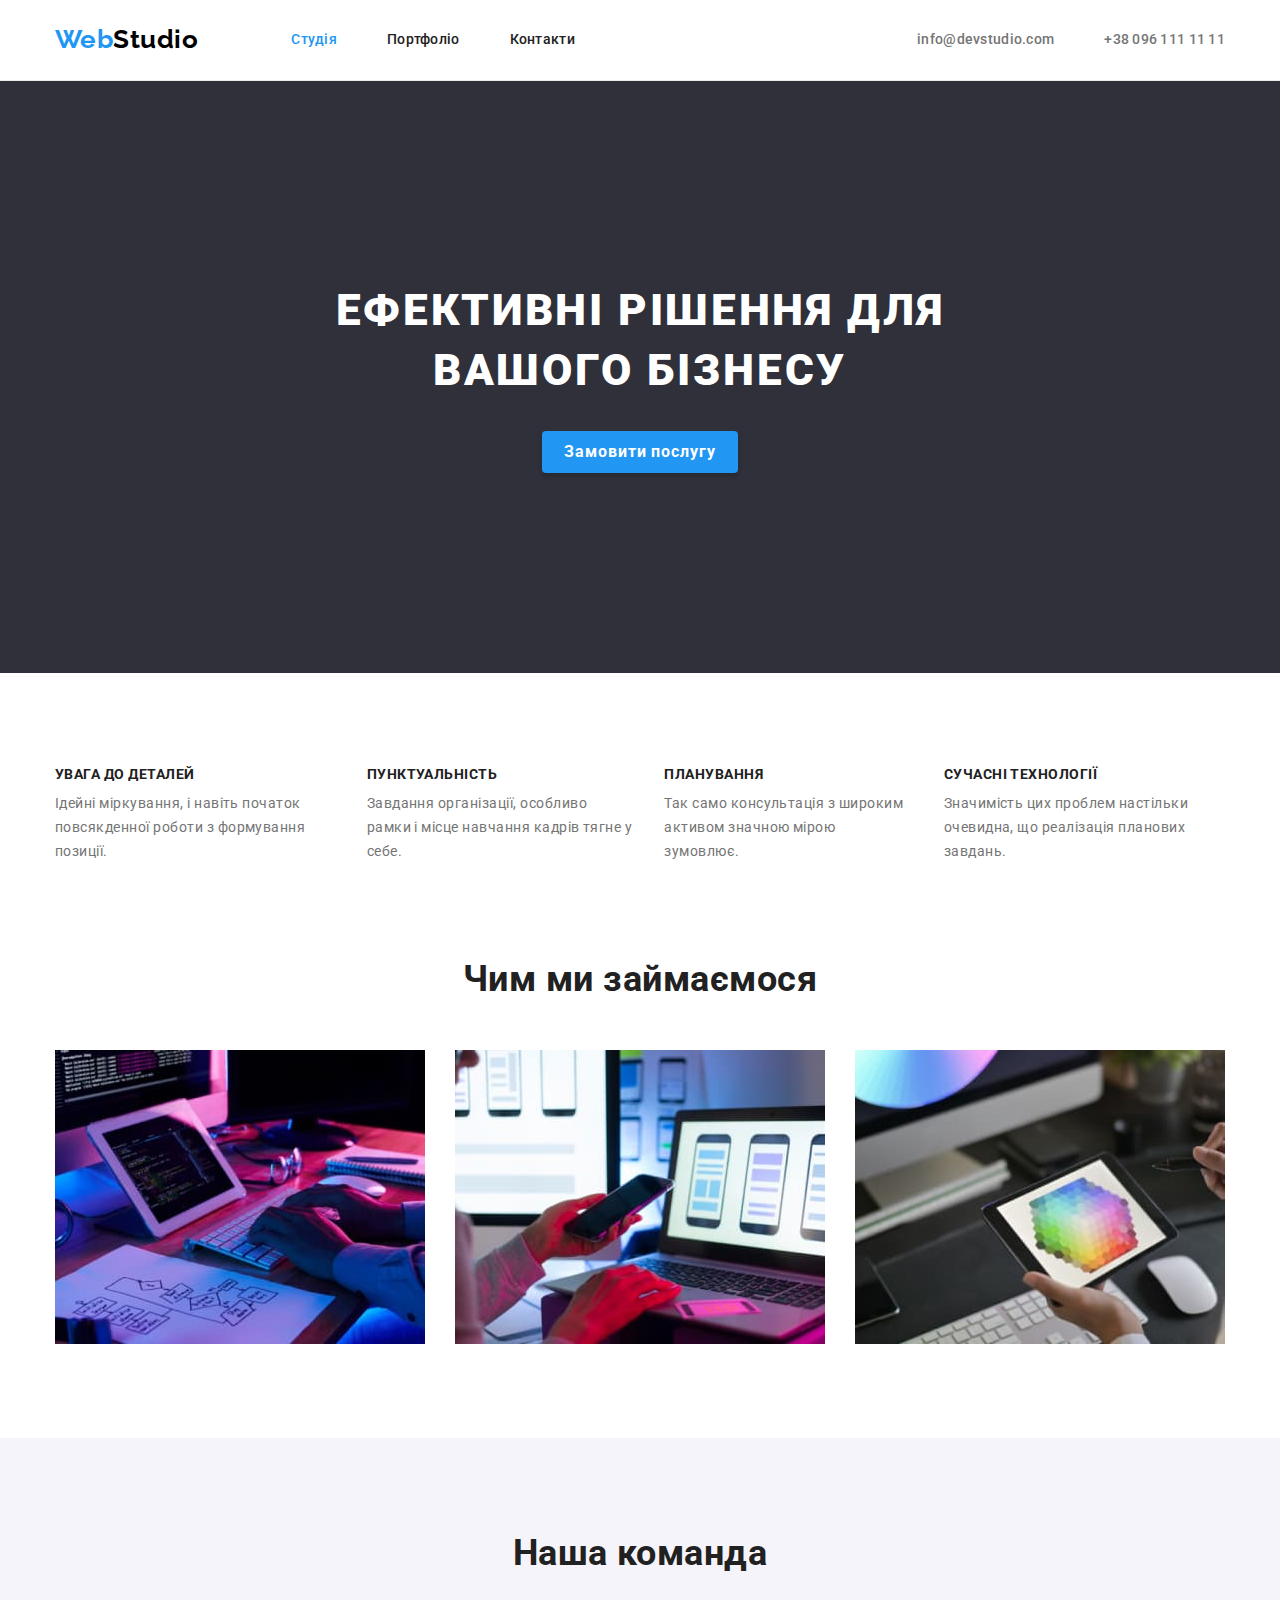
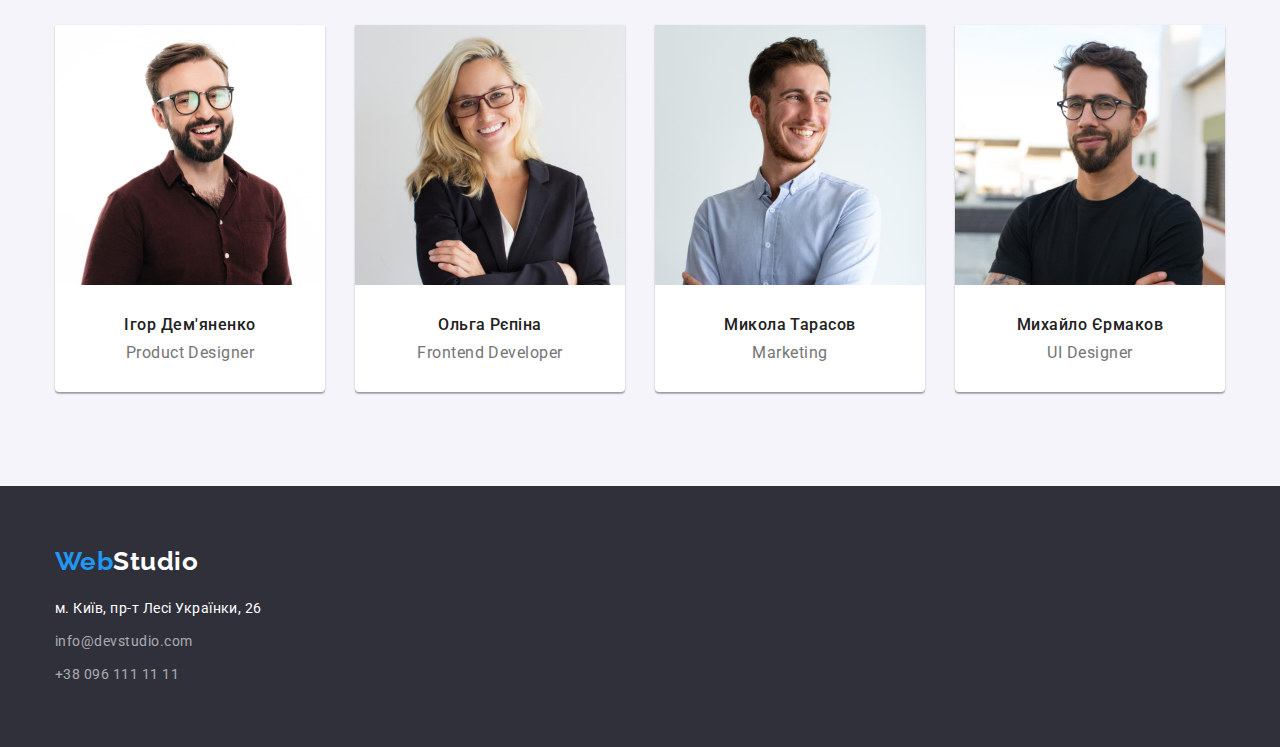
<file: index.html>
<!DOCTYPE html>
<html lang="uk">

<head>
  <meta charset="UTF-8" />
  <meta http-equiv="X-UA-Compatible" content="IE=edge" />
  <meta name="viewport" content="width=device-width, initial-scale=1.0" />
  <title>hw2-main</title>
  <link rel="preconnect" href="https://fonts.googleapis.com">
  <link rel="preconnect" href="https://fonts.gstatic.com" crossorigin>
  <link href="https://fonts.googleapis.com/css2?family=Raleway:wght@700&family=Roboto:wght@400;500;700;900&display=swap"
    rel="stylesheet">
  <link rel="stylesheet" href="https://cdnjs.cloudflare.com/ajax/libs/modern-normalize/1.1.0/modern-normalize.min.css">
  <link rel="stylesheet" href="./styles/styles.css" />
</head>

<body>
  <header class="header-line">
    <div class="container nav-main">
      <nav class="nav-left">
        <a href="./index.html" class="link logo"><span class="logo-web" lang="en">Web</span><span class="logo-studio"
            lang="en">Studio</span></a>
        <ul class="nav list">
          <li><a href="./index.html" class="site-nav link current">Студія</a></li>
          <li><a href="./portfolio.html" class="site-nav link">Портфоліо</a></li>
          <li><a href="" class="site-nav link">Контакти</a></li>
        </ul>
      </nav>
      <ul class="nav list">
        <li>
          <a href="mailto:info@devstudio.com" class="top-contacts link">info@devstudio.com</a>
        </li>
        <li>
          <a href="tel:+380961111111" class="top-contacts link">+38 096 111 11 11</a>
        </li>
      </ul>
    </div>
  </header>
  <main>
    <!------ герой--------- -->
    <section class="order">
      <h1 class="order-title">Ефективні рішення для <br /> вашого бізнесу</h1>
      <button type="button" class="button active order-button">Замовити послугу</button>
    </section>
    <!-- наші переваги -->
    <section class="section">
      <div class="container">
        <h2 class="section-title visually-hidden">Наші переваги</h2>
        <ul class="feature list">
          <li class="">
            <h3 class="feature-title">УВАГА ДО ДЕТАЛЕЙ</h3>
            <p>Ідейні міркування, і навіть початок повсякденної роботи з формування позиції.</p>
          </li>
          <li class="">
            <h3 class="feature-title">ПУНКТУАЛЬНІСТЬ</h3>
            <p>Завдання організації, особливо рамки і місце навчання кадрів тягне у себе.</p>
          </li>
          <li class="">
            <h3 class="feature-title">ПЛАНУВАННЯ</h3>
            <p>Так само консультація з широким активом значною мірою зумовлює.</p>
          </li>
          <li class="">
            <h3 class="feature-title">СУЧАСНІ ТЕХНОЛОГІЇ</h3>
            <p>Значимість цих проблем настільки очевидна, що реалізація планових завдань.</p>
          </li>
        </ul>
      </div>
    </section>
    <!-- чим ми займаємося -->
    <section class="section null">
      <div class="container">
        <h2 class="section-title">Чим ми займаємося</h2>
        <ul class="list products">
          <li><img class="make-block" src="./images/box1.jpg" alt="keyboard" width="370" /></li>
          <li><img class="make-block" src="./images/box2.jpg" alt="laptop" width="370" /></li>
          <li><img class="make-block" src="./images/box3.jpg" alt="rainbow" width="370" /></li>
        </ul>
      </div>
    </section>
    <!-- наша команда -->
    <section class="section team-section">
      <div class="container">
        <h2 class="section-title">Наша команда</h2>
        <ul class="list team-list">
          <li class="team">
            <img class="make-block" src="./images/teamcard1.jpg" alt="Ihor" width="270" />
            <div class="team-member">
              <h3 class="team-name">Ігор Дем'яненко</h3>
              <p class="team-profession">Product Designer</p>
            </div>
          </li>
          <li class="team">
            <img class="make-block" src="./images/teamcard2.jpg" alt="Olha" width="270" />
            <div class="team-member">
              <h3 class="team-name">Ольга Рєпіна</h3>
              <p class="team-profession">Frontend Developer</p>
            </div>
          </li>
          <li class="team">
            <img class="make-block" src="./images/teamcard3.jpg" alt="Nikolas" width="270" />
            <div class="team-member">
              <h3 class="team-name">Микола Тарасов</h3>
              <p class="team-profession">Marketing</p>
            </div>
          </li>
          <li class="team">
            <img class="make-block" src="./images/teamcard4.jpg" alt="Michael" width="270" />
            <div class="team-member">
              <h3 class="team-name">Михайло Єрмаков</h3>
              <p class="team-profession">UI Designer</p>
            </div>
          </li>
        </ul>
      </div>
    </section>
  </main>

  <footer class="footer">
    <div class="container footer-main">
      <a href="./index.html" class="link make-block"><span class="logo-web">Web</span><span
          class="logo-studio">Studio</span></a>
      <address class="contacts">
        <ul class="list contacts-list">
          <li><a href="" class="link footer-contacts">м. Київ, пр-т Лесі Українки, 26</a></li>
          <li>
            <a href="mailto:info@devstudio.com" class="link footer-contacts footer-transparent">info@devstudio.com</a>
          </li>
          <li>
            <a href="tel:+380961111111" class="link footer-contacts footer-transparent">+38 096 111 11 11</a>
          </li>
        </ul>
      </address>
    </div>
  </footer>
</body>

</html>
</file>
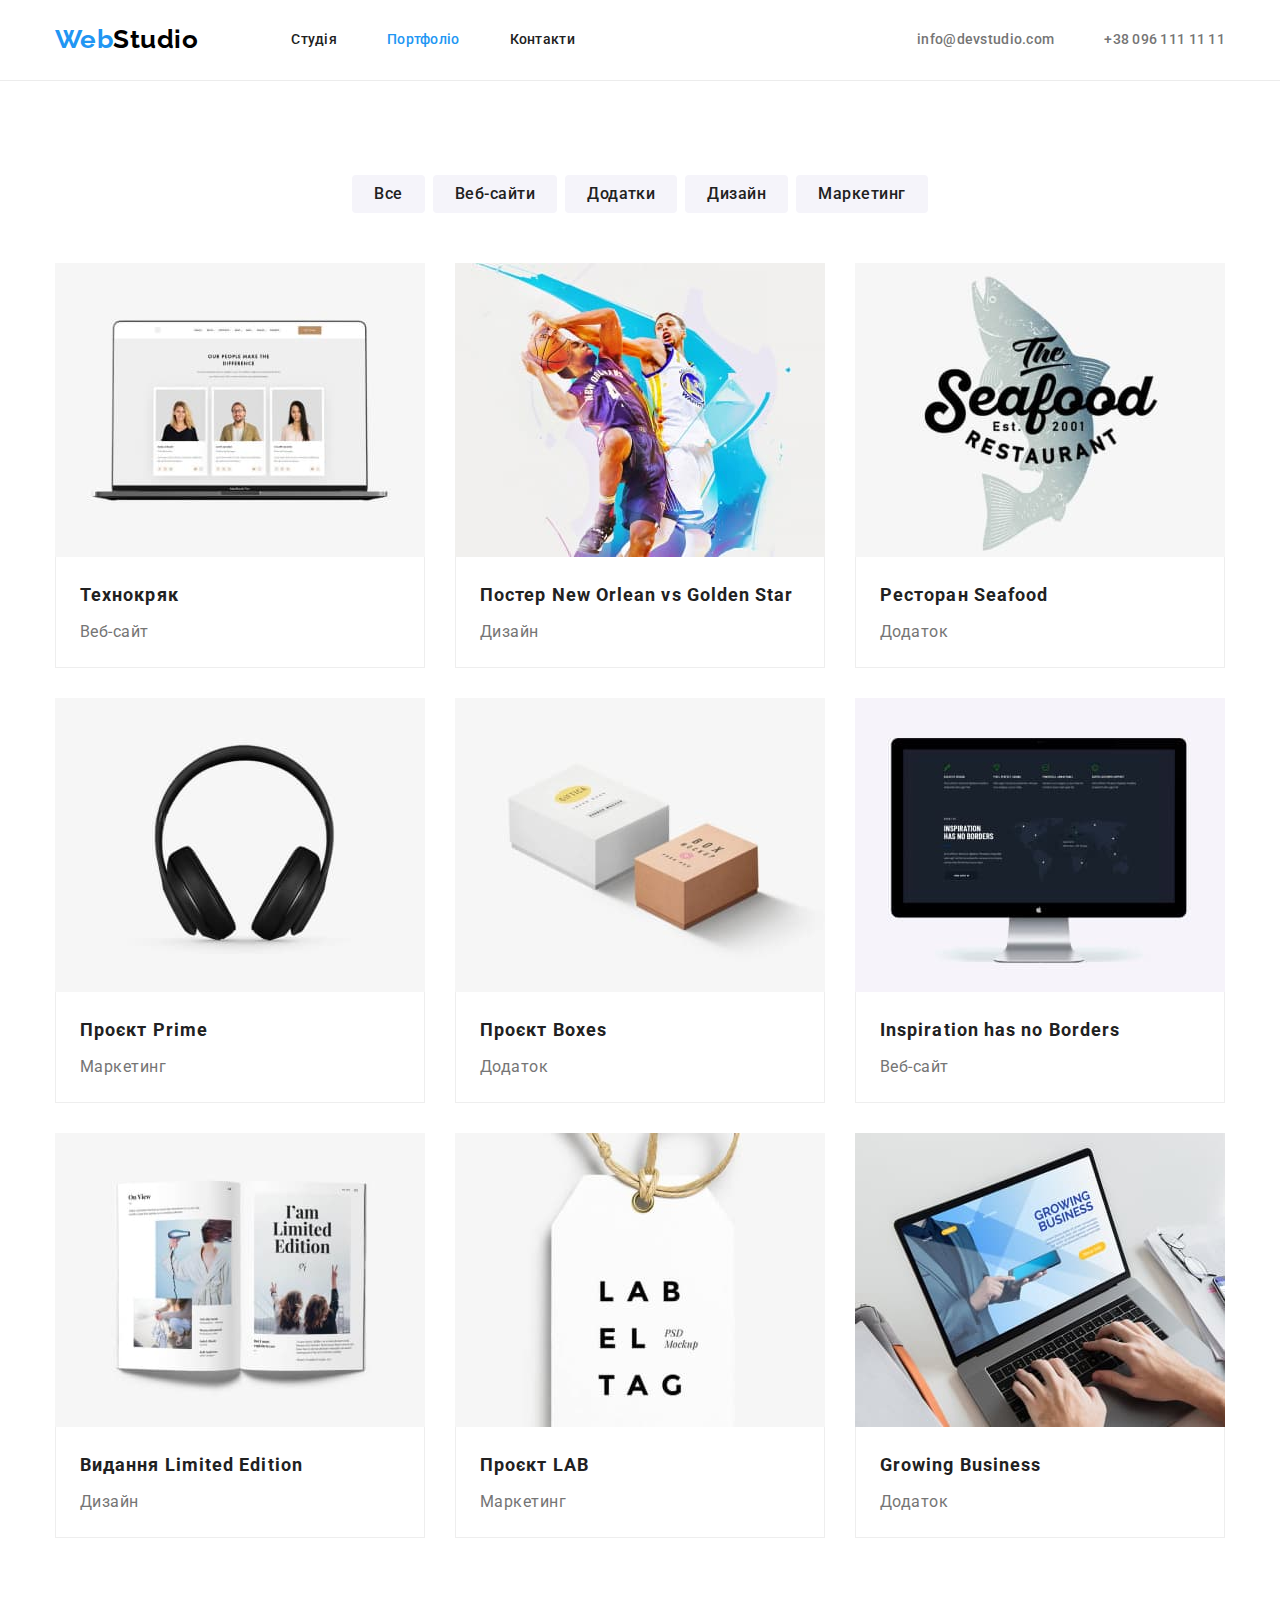
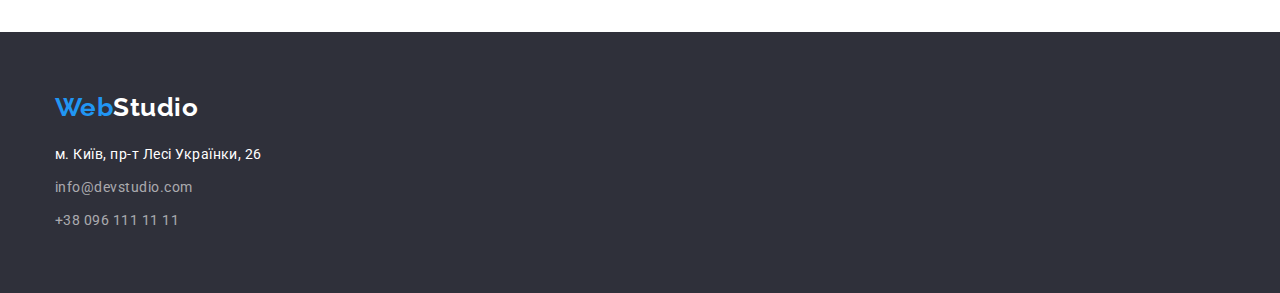
<file: portfolio.html>
<!DOCTYPE html>
<html lang="uk">

<head>
  <meta charset="UTF-8" />
  <meta http-equiv="X-UA-Compatible" content="IE=edge" />
  <meta name="viewport" content="width=device-width, initial-scale=1.0" />
  <title>hw2-portf</title>
  <link rel="preconnect" href="https://fonts.googleapis.com">
  <link rel="preconnect" href="https://fonts.gstatic.com" crossorigin>
  <link href="https://fonts.googleapis.com/css2?family=Raleway:wght@700&family=Roboto:wght@400;500;700;900&display=swap"
    rel="stylesheet">
  <link rel="stylesheet" href="https://cdnjs.cloudflare.com/ajax/libs/modern-normalize/1.1.0/modern-normalize.min.css">
  <link rel="stylesheet" href="./styles/styles.css" />
</head>

<body>
  <header class="header-line">
    <div class="container nav-main">
      <nav class="nav-left">
        <a href="./index.html" class="link logo"><span class="logo-web" lang="en">Web</span><span class="logo-studio"
            lang="en">Studio</span></a>
        <ul class="nav list">
          <li><a href="./index.html" class="site-nav link">Студія</a></li>
          <li><a href="./portfolio.html" class="site-nav link current">Портфоліо</a></li>
          <li><a href="" class="site-nav link">Контакти</a></li>
        </ul>
      </nav>
      <ul class="nav list">
        <li>
          <a href="mailto:info@devstudio.com" class="top-contacts link">info@devstudio.com</a>
        </li>
        <li>
          <a href="tel:+380961111111" class="top-contacts link">+38 096 111 11 11</a>
        </li>
      </ul>
    </div>
  </header>

  <main>
    <section class="examples section">
      <div class="container">
        <h1 class="visually-hidden">Потрфоліо</h1>
        <!-- кнопки-фільтри ------------->
        <ul class="list examples-button">
          <li><button type="button" class="button filter-button-text">Все</button></li>
          <li><button type="button" class="button filter-button-text">Веб-сайти</button></li>
          <li><button type="button" class="button filter-button-text">Додатки</button></li>
          <li><button type="button" class="button filter-button-text">Дизайн</button></li>
          <li><button type="button" class="button filter-button-text">Маркетинг</button></li>
        </ul>
        <!-- приклади -------------->
        <ul class="list portfolio">
          <li class="example-project">
            <a href="" class="link">
              <img class="make-block" src="./images/portfolio/port1.jpg" alt="монітор">
              <div class="example-name">
                <h2 class="portfolio-title">Технокряк</h2>
                <p>Веб-сайт</p>
              </div>
            </a>
          </li>
          <li class="example-project">
            <a href="" class="link">
              <img class="make-block" src="./images/portfolio/port2.jpg" width="370" alt="баскетболісти">
              <div class="example-name">
                <h2 class="portfolio-title">Постер<span lang="en"> New Orlean vs Golden Star</span></h2>
                <p>Дизайн</p>
              </div>
            </a>
          </li>
          <li class="example-project">
            <a href="" class="link">
              <img class="make-block" src="./images/portfolio/port3.jpg" width="370" alt="риба">
              <div class="example-name">
                <h2 class="portfolio-title">Ресторан<span lang="en"> Seafood</span></h2>
                <p>Додаток</p>
              </div>
            </a>
          </li>
          <li class="example-project">
            <a href="" class="link">
              <img class="make-block" src="./images/portfolio/port4.jpg" width="370" alt="навушники">
              <div class="example-name">
                <h2 class="portfolio-title">Проєкт<span lang="en"> Prime</span></h2>
                <p>Маркетинг</p>
              </div>
            </a>
          </li class="example-project">
          <li class="example-project">
            <a href="" class="link">
              <img class="make-block" src="./images/portfolio/port5.jpg" width="370" alt="коробки">
              <div class="example-name">
                <h2 class="portfolio-title">Проєкт<span lang="en"> Boxes</span></h2>
                <p>Додаток</p>
              </div>
            </a>
          </li>
          <li class="example-project">
            <a href="" class="link">
              <img class="make-block" src="./images/portfolio/port6.jpg" width="370" alt="монітор">
              <div class="example-name">
                <h2 class="portfolio-title" lang="en">Inspiration has no Borders</h2>
                <p>Веб-сайт</p>
              </div>
            </a>
          </li>
          <li class="example-project">
            <a href="" class="link">
              <img class="make-block" src="./images/portfolio/port7.jpg" width="370" alt="книга">
              <div class="example-name">
                <h2 class="portfolio-title">Видання<span> Limited Edition</span></h2>
                <p>Дизайн</p>
              </div>
            </a>
          </li>
          <li class="example-project">
            <a href="" class="link">
              <img class="make-block" src="./images/portfolio/port8.jpg" width="370" alt="бірка">
              <div class="example-name">
                <h2 class="portfolio-title">Проєкт<span> LAB</span></h2>
                <p>Маркетинг</p>
              </div>
            </a>
          </li>
          <li class="example-project">
            <a href="" class="link">
              <img class="make-block" src="./images/portfolio/port9.jpg" width="370" alt="лаптоп">
              <div class="example-name">
                <h2 class="portfolio-title" lang="en">Growing Business</h2>
                <p>Додаток</p>
              </div>
            </a>
          </li>
        </ul>
      </div>
    </section>
  </main>

  <footer class="footer">
    <div class="container footer-main">
      <a href="./index.html" class="link make-block"><span class="logo-web">Web</span><span
          class="logo-studio">Studio</span></a>
      <address class="contacts">
        <ul class="list contacts-list">
          <li><a href="" class="link footer-contacts">м. Київ, пр-т Лесі Українки, 26</a></li>
          <li>
            <a href="mailto:info@devstudio.com" class="link footer-contacts footer-transparent">info@devstudio.com</a>
          </li>
          <li>
            <a href="tel:+380961111111" class="link footer-contacts footer-transparent">+38 096 111 11 11</a>
          </li>
        </ul>
      </address>
    </div>
  </footer>
</body>

</html>
</file>
<file: styles/styles.css>
:root {
  --main-color-decor: #2196f3;
  --title-color: #212121;
  --text-color: #757575;
  --basic-white: #ffffff;
  --bckrg-grey: #2f303a;
}
/* ------загальні правила----------- */
body {
  background-color: var(--basic-white);
  color: var(--text-color);
  font-family: Roboto, sans-serif;
  letter-spacing: 0.03em;
}
.list {
  list-style: none;
  padding: 0;
  margin: 0;
}
.link {
  text-decoration: none;
}
.container {
  margin-left: auto;
  margin-right: auto;
  width: 1200px;
  padding-left: 15px;
  padding-right: 15px;
}
h1,
h2,
h3,
h4,
h5,
h6,
p {
  margin-bottom: 0;
  margin-top: 0;
}
.visually-hidden {
  position: absolute;
  width: 1px;
  height: 1px;
  margin: -1px;
  border: 0;
  padding: 0;
  white-space: nowrap;
  clip-path: inset(100%);
  clip: rect(0 0 0 0);
  overflow: hidden;
}
.section {
  padding-top: 94px;
  padding-bottom: 94px;
}
.make-block {
  display: block;
  max-width: 100%;
  height: auto;
}
/* .col {
  outline: 2px solid teal;
  background: tomato;
}
.brd {
  outline: 1px solid violet;
} */
/* -----------------footer--------------- */
/* лінія */
.header-line {
  border-bottom: 1px solid #ececec;
}
/*логотип*/
.logo {
  display: block;
  padding: 24px 0;
}
.logo-web {
  color: var(--main-color-decor);
  font-family: Raleway, sans-serif;
  font-weight: 700;
  font-size: 26px;
  line-height: 1.19;
}
.logo-studio {
  color: black;
  font-family: Raleway, sans-serif;
  font-weight: 700;
  font-size: 26px;
  line-height: 1.19;
}
/*навігація по сайту*/
.site-nav,
.top-contacts {
  display: block;
  padding: 32px 0;
  color: var(--title-color);
  letter-spacing: 0.02em;
  font-weight: 500;
  font-size: 14px;
  line-height: 1.14;
}
.site-nav.current {
  color: var(--main-color-decor);
}
.site-nav:hover,
.site-nav:focus {
  color: var(--main-color-decor);
}
.nav {
  display: flex;
  gap: 50px;
}
.nav-left {
  display: flex;
  gap: 93px;
}
.nav-main {
  display: flex;
  justify-content: space-between;
}
/*контакти в шапці*/
.top-contacts {
  color: var(--text-color);
}
.top-contacts:focus,
.top-contacts:hover {
  color: var(--main-color-decor);
}
/* --------------------------main-------------------- */
/* order  */
.order {
  background-color: var(--bckrg-grey);
  text-align: center;
  padding-top: 200px;
  padding-bottom: 200px;
}
.order-title {
  color: var(--basic-white);
  text-transform: uppercase;
  font-weight: 900;
  font-size: 44px;
  line-height: 1.36;
  letter-spacing: 0.06em;
  /* max-width: 696px; */
  margin-bottom: 30px;
}
/* -------------------text------------------ */
/*заголовки секцій*/
.section-title {
  color: var(--title-color);
  font-weight: 700;
  font-size: 36px;
  line-height: 1.17;
  text-align: center;
  margin-bottom: 50px;
}
/*міні-заголовки*/
.feature h3 {
  color: var(--title-color);
  text-transform: uppercase;
  font-weight: 700;
  font-size: 14px;
  line-height: 1.14;
}
.feature p {
  font-size: 14px;
  line-height: 1.71;
}
.feature-title {
  margin-bottom: 10px;
}
.team-member {
  padding: 30px 0;
}
.team-name {
  color: var(--title-color);
  font-weight: 500;
  font-size: 16px;
  line-height: 1.19;
  margin-bottom: 10px;
}
/*.team-profession {
  font-size: 16px;
  line-height: 1.19;
} */

.examples h2 {
  color: var(--title-color);
  font-weight: 700;
  font-size: 18px;
  line-height: 2;
  letter-spacing: 0.06em;
}
/*  */
/* exanples - звичайний текст p */
.examples p {
  color: var(--text-color);
  font-size: 16px;
  line-height: 1.88;
}
/* ---------студія оформлення -------------- */
.section.null {
  padding-top: 0;
}
.feature,
.products {
  display: flex;
  gap: 30px;
}
.team-section {
  background-color: #f5f4fa;
}
.team {
    box-shadow: 0px 1px 3px rgba(0, 0, 0, 0.12), 0px 1px 1px rgba(0, 0, 0, 0.14),
    0px 2px 1px rgba(0, 0, 0, 0.2);
  border-radius: 0px 0px 4px 4px;
  min-width: 270px;
  background-color: var(--basic-white);
  text-align: center;
}
.team-list {
  display: flex;
  gap: 30px;
}
/*-----------портфоліо оформлення---------------*/
.examples-button {
  display: flex;
  gap: 8px;
  justify-content: center;
  margin-bottom: 50px;
}
.example-name {
  padding: 20px 24px;
  border-left: 1px solid #eeeeee;
  border-bottom: 1px solid #eeeeee;
  border-right: 1px solid #eeeeee;
}
.example-project {
  /* border: 1px solid #eeeeee; */
  width: 370px;
}
.portfolio {
  display: flex;
  flex-wrap: wrap;
  padding: 0;
  gap: 30px;
}
 .portfolio-title {
  margin-bottom: 4px;
 }
/* ---------------------------кнопки----------- */
.button {
  color: var(--title-color);
  font-size: 16px;
  cursor: pointer;
  background: #f5f4fa;
  border-radius: 4px;
  border: 0 transparent;
  padding: 6px 22px;
}
.button.active,
.button:hover,
.button:focus {
  color: var(--basic-white);
  background-color: var(--main-color-decor);
  box-shadow: 0px 3px 1px rgba(0, 0, 0, 0.1), 0px 1px 2px rgba(0, 0, 0, 0.08),
    0px 2px 2px rgba(0, 0, 0, 0.12);
}
.button.order-button {
  font-family: Roboto, sans-serif;
  font-weight: 700;
  line-height: 1.87;
  letter-spacing: 0.06em;
  box-shadow: 0px 4px 4px rgba(0, 0, 0, 0.15);
}
.filter-button-text {
  font-family: Roboto, sans-serif;
  font-weight: 500;
  line-height: 1.63;
  letter-spacing: 0.03em;
}
/* ---------------------------підвал---------- */
.footer {
  background-color: var(--bckrg-grey);
  padding: 60px 0;
}
footer .logo-studio {
  color: var(--basic-white);
}
/* .footer-main {
  padding: 60px 0;
} */
.footer-main a.make-block {
  margin-bottom: 20px;
}
.contacts {
  font-style: normal;
  text-decoration: none;
}
.contacts-list {
  display: flex;
  flex-direction: column;
  gap: 9px;
}
.footer-contacts {
  color: var(--basic-white);
  font-size: 14px;
  line-height: 1.71;
}
.footer-contacts.footer-transparent {
  color: rgba(255, 255, 255, 0.6);
}
.footer-contacts:hover,
.footer-contacts:focus {
  color: var(--main-color-decor);
}
</file>
